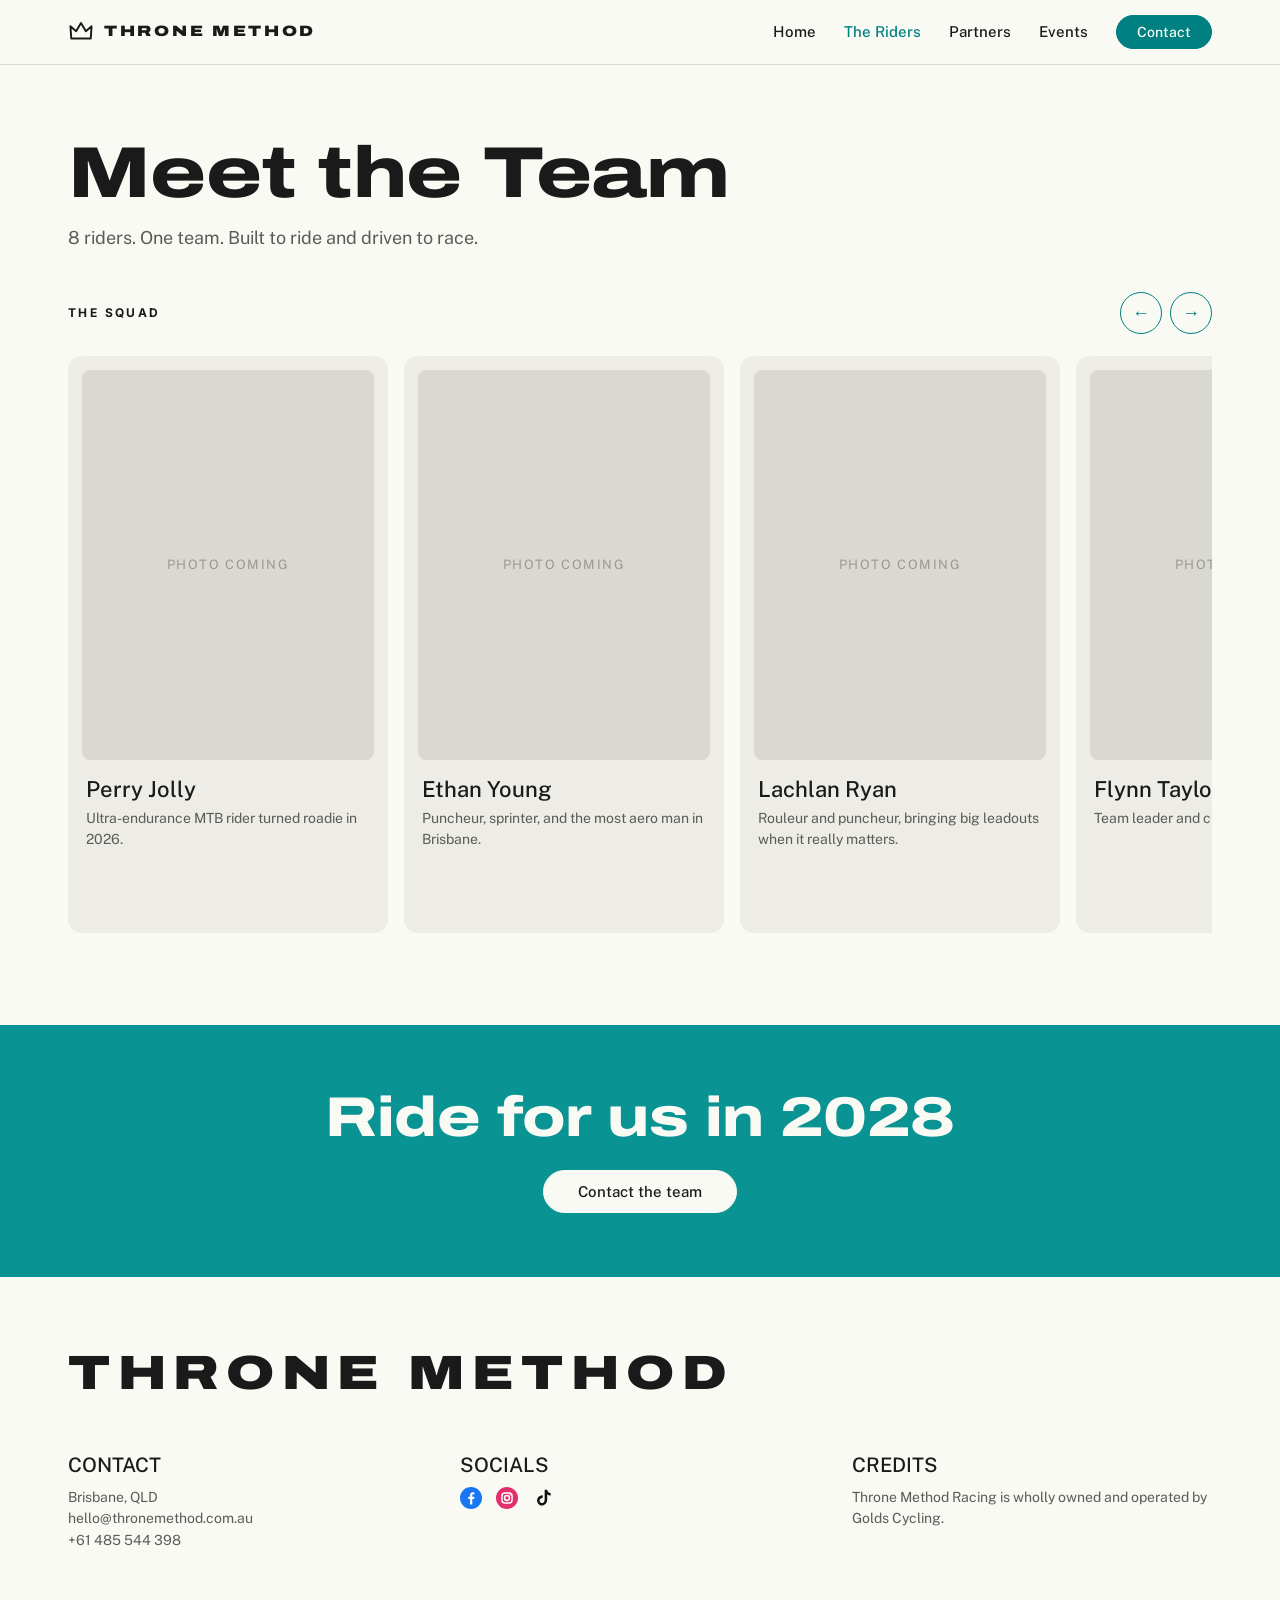
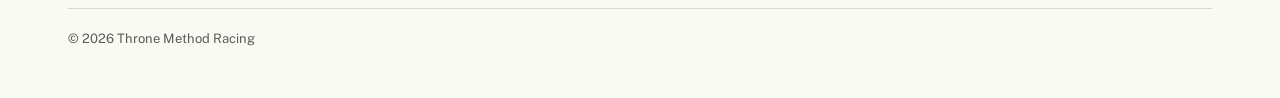
<file: riders.html>
<!DOCTYPE html><html lang="en"><head><meta charset="utf-8"><meta name="viewport" content="width=device-width, initial-scale=1">
<link rel="preconnect" href="https://fonts.googleapis.com"><link rel="preconnect" href="https://fonts.gstatic.com" crossorigin>
<link href="https://fonts.googleapis.com/css2?family=Archivo:wdth,wght@62..125,700..900&family=Inter:wght@700&family=Public+Sans:wght@400;500;700&display=swap" rel="stylesheet">
<link rel="stylesheet" href="css/style.css">
<title>The Riders | Throne Method Racing</title>
</head><body data-page="riders">
<main>
  <section class="wrap page-head">
    <h1 class="display">Meet the Team</h1>
    <p><span id="count">8</span> riders. One team. Built to ride and driven to race.</p>
  </section>
  <section class="wrap">
    <div class="squad-bar"><p class="eyebrow">The Squad</p>
      <div class="ctrl"><button id="prev" aria-label="Previous riders">←</button><button id="next" aria-label="Next riders">→</button></div></div>
    <div class="rider-track" id="track"></div>
  </section>
  <section class="band">
    <h2 class="display">Ride for us in <span data-year="riders_year">2028</span></h2>
    <a class="btn btn-white" href="index.html#contact">Contact the team</a>
  </section>
</main>
<script src="js/data.js"></script><script src="js/main.js"></script></body></html>
</file>
<file: css/style.css>
/* ===== Throne Method Racing ===== */
:root{
  --teal:#008080;
  --teal-bright:#0a9393;
  --teal-soft:#a7d3d0;
  --cream:#fafaf5;
  --sand:#edece6;
  --ink:#1a1a1a;
  --muted:#5b5b57;
  --line:#d8d7d0;
  --display:"Archivo", "Arial Black", sans-serif;
  --body:"Public Sans", system-ui, sans-serif;
  --label:"Inter", system-ui, sans-serif;
  --pad:clamp(20px,4vw,48px);
  --max:1240px;
}
*{box-sizing:border-box}
html{scroll-behavior:smooth}
body{margin:0;background:var(--cream);color:var(--ink);font-family:var(--body);font-size:16px;line-height:1.55;-webkit-font-smoothing:antialiased}
img{max-width:100%;display:block}
a{color:inherit}
.wrap{max-width:var(--max);margin:0 auto;padding:0 var(--pad)}
.display{font-family:var(--display);font-weight:800;font-stretch:125%;letter-spacing:-.01em;line-height:1.02;margin:0}
.eyebrow{font-family:var(--label);font-weight:700;font-size:13px;letter-spacing:.2em;text-transform:uppercase;margin:0}

/* ---- buttons ---- */
.btn{display:inline-flex;align-items:center;justify-content:center;padding:12px 34px;border-radius:999px;font:500 15px var(--body);text-decoration:none;border:1.5px solid var(--teal);transition:.2s;cursor:pointer}
.btn-solid{background:var(--teal);color:var(--cream)}
.btn-solid:hover{background:#006a6a;border-color:#006a6a}
.btn-ghost{background:var(--cream);color:var(--teal)}
.btn-ghost:hover{background:var(--teal);color:var(--cream)}
.btn-white{background:var(--cream);color:var(--ink);border-color:var(--cream)}
.btn-white:hover{background:var(--ink);color:var(--cream);border-color:var(--ink)}
.link{color:var(--teal);font-weight:500;text-decoration:none}
.link:hover{text-decoration:underline}

/* ---- header ---- */
.site-header{position:sticky;top:0;z-index:50;background:rgba(250,250,245,.92);backdrop-filter:blur(10px);border-bottom:1px solid var(--line)}
.site-header .wrap{display:flex;align-items:center;justify-content:space-between;height:64px}
.brand{font-family:var(--display);font-weight:900;font-stretch:125%;letter-spacing:.18em;font-size:15px;text-decoration:none;display:flex;align-items:center;gap:10px}
.brand svg{width:26px;height:26px}
.nav{display:flex;gap:28px;align-items:center}
.nav a{text-decoration:none;font-weight:500;font-size:15px}
.nav a:not(.btn):hover,.nav a.active{color:var(--teal)}
.nav .btn{padding:8px 20px;font-size:14px}
.menu-btn{display:none;background:none;border:0;padding:8px;cursor:pointer}
.menu-btn span{display:block;width:24px;height:2px;background:var(--ink);margin:5px 0;transition:.2s}
@media (max-width:760px){
  .menu-btn{display:block}
  .nav{position:fixed;inset:64px 0 auto 0;background:var(--cream);flex-direction:column;align-items:flex-start;gap:0;padding:8px var(--pad) 24px;border-bottom:1px solid var(--line);transform:translateY(-120%);transition:transform .25s;z-index:-1}
  .nav.open{transform:none}
  .nav a{padding:14px 0;width:100%;border-bottom:1px solid var(--line);font-size:18px}
  .nav .btn{margin-top:16px;width:auto;border-bottom:1.5px solid var(--teal);font-size:16px;padding:12px 28px}
}

/* ---- hero ---- */
.hero{position:relative;min-height:min(88vh,760px);display:flex;align-items:center;background:#cfc8bb center/cover no-repeat;color:var(--cream)}
.hero::before{content:"";position:absolute;inset:0;background:linear-gradient(90deg,rgba(0,0,0,.35),rgba(0,0,0,0) 65%)}
.hero .wrap{position:relative;width:100%}
.hero h1{font-size:clamp(44px,8vw,96px);color:var(--cream);
  text-shadow:-1.5px -1.5px 0 var(--teal),1.5px -1.5px 0 var(--teal),-1.5px 1.5px 0 var(--teal),1.5px 1.5px 0 var(--teal)}
.hero .tag{font-weight:700;font-size:clamp(18px,2vw,23px);margin:22px 0 34px}
.hero .actions{display:flex;gap:14px;flex-wrap:wrap}

/* ---- partner strip ---- */
.strip{padding:44px 0 36px;text-align:center;border-top:1px solid var(--ink)}
.strip .eyebrow{color:var(--muted);margin-bottom:26px}
.logos{display:flex;flex-wrap:wrap;justify-content:space-around;align-items:center;gap:24px 36px}
.logos img{height:58px;width:auto;max-width:140px;object-fit:contain;mix-blend-mode:multiply;filter:grayscale(.15)}

/* ---- follow ---- */
.follow{background:var(--sand);padding:72px 0}
.follow .top{display:flex;justify-content:space-between;align-items:end;gap:24px;flex-wrap:wrap;margin-bottom:28px}
.follow h2{font-size:clamp(30px,4vw,44px)}
.follow p{margin:8px 0 0;color:var(--muted);max-width:44ch}
.ig-grid{display:grid;grid-template-columns:repeat(4,1fr);gap:10px}
.ig-grid a{aspect-ratio:4/5;background:#ccc center/cover;position:relative;overflow:hidden;display:block}
.ig-grid a::after{content:"";position:absolute;inset:0;background:rgba(0,128,128,0);transition:.25s}
.ig-grid a:hover::after{background:rgba(0,128,128,.35)}
@media (max-width:760px){.ig-grid{grid-template-columns:repeat(2,1fr)}}

/* ---- split ---- */
.split{display:grid;grid-template-columns:1fr 1.15fr;min-height:620px;background:var(--sand);border-top:1px solid var(--line)}
.split .text{display:flex;flex-direction:column;justify-content:center;padding:64px var(--pad)}
.split h2{font-size:clamp(36px,4.6vw,58px);margin-bottom:24px}
.split p{max-width:48ch;margin:0}
.split .img{background:center/cover no-repeat}
@media (max-width:860px){.split{grid-template-columns:1fr}.split .img{min-height:420px}}

/* ---- events list ---- */
.events{padding:96px 0;background:var(--sand)}
.events h2{font-size:clamp(34px,4vw,48px);margin-bottom:40px}
.event-row{display:grid;grid-template-columns:1fr auto;gap:28px;align-items:center;padding:22px 0;border-top:1px solid var(--line);text-decoration:none}
.event-row:last-child{border-bottom:1px solid var(--line)}
.event-row .date{font-size:14px;font-weight:600;color:var(--muted)}
.event-row h3{font:500 clamp(19px,2vw,26px)/1.25 var(--body);margin:4px 0}
.event-row .venue{font-size:15px;color:var(--muted)}
.event-row:hover h3{color:var(--teal)}
@media (max-width:640px){.event-row{grid-template-columns:1fr}.event-row .link{margin-top:4px}}

/* ---- contact ---- */
.contact{background:var(--teal-bright);color:var(--cream);padding:64px 0}
.contact .inner{display:grid;grid-template-columns:1fr 1.25fr;gap:56px;align-items:start}
.contact h2{font-size:clamp(36px,4vw,52px);margin-bottom:14px}
.contact .intro{margin:0;max-width:36ch;opacity:.95}
.contact .direct{margin-top:22px;font-size:15px}
.contact .direct a{color:var(--cream);text-decoration:none;display:block}
.contact .direct a:hover{text-decoration:underline}
form{text-align:left;display:grid;grid-template-columns:1fr 1fr;gap:12px}
form .full{grid-column:1/-1}
label,.legend{display:block;font-size:13px;font-weight:500;margin-bottom:4px}
input[type=text],input[type=email],textarea{width:100%;background:rgba(255,255,255,.14);border:1px solid rgba(255,255,255,.45);color:var(--cream);padding:9px 12px;font:15px var(--body);border-radius:6px}
input::placeholder,textarea::placeholder{color:rgba(250,250,245,.7)}
input:focus,textarea:focus{outline:none;border-color:var(--cream);background:rgba(255,255,255,.22)}
textarea{min-height:84px;resize:vertical}
.radios{display:flex;gap:8px;flex-wrap:wrap}
.radios label{margin:0;cursor:pointer}
.radios input{position:absolute;opacity:0;pointer-events:none}
.radios span{display:inline-block;padding:7px 16px;border:1px solid rgba(255,255,255,.6);border-radius:999px;font-size:14px;transition:.15s}
.radios input:checked+span{background:var(--cream);color:var(--teal);border-color:var(--cream)}
.radios input:focus-visible+span{outline:2px solid var(--cream);outline-offset:2px}
form button{grid-column:1/-1;border:0;background:var(--ink);color:var(--cream);padding:12px;font:500 15px var(--body);cursor:pointer;border-radius:999px;transition:.2s;margin-top:4px}
form button:hover{background:#000}
.form-note{grid-column:1/-1;text-align:center;font-size:14px;margin:0;min-height:1.2em}
@media (max-width:860px){.contact .inner{grid-template-columns:1fr;gap:28px}}
@media (max-width:340px){form{grid-template-columns:1fr}}

/* ---- page heads ---- */
.page-head{padding-top:72px;padding-bottom:40px}
.page-head h1{font-size:clamp(40px,6vw,72px)}
.page-head p{font-size:18px;color:var(--muted);margin:14px 0 0}

/* ---- riders ---- */
.squad-bar{display:flex;justify-content:space-between;align-items:center;margin-bottom:22px}
.squad-bar .eyebrow{font-size:12px}
.squad-bar .ctrl{display:flex;gap:8px}
.squad-bar .ctrl button{width:42px;height:42px;border-radius:50%;border:1.5px solid var(--teal);background:var(--cream);color:var(--teal);font-size:18px;cursor:pointer}
.squad-bar .ctrl button:hover{background:var(--teal);color:var(--cream)}
.rider-track{display:grid;grid-auto-flow:column;grid-auto-columns:min(320px,78vw);gap:16px;overflow-x:auto;scroll-snap-type:x mandatory;padding-bottom:20px;scrollbar-width:thin}
.rider{scroll-snap-align:start;background:var(--sand);border-radius:14px;padding:14px 14px 22px}
.rider .ph{aspect-ratio:3/4;border-radius:8px;background:#d9d8d1 center/cover;display:flex;align-items:center;justify-content:center;color:#9a9992;font-size:13px;letter-spacing:.12em;text-transform:uppercase}
.rider h3{font:500 22px var(--body);margin:16px 4px 6px}
.rider p{font-size:14px;color:var(--muted);margin:0 4px}
.band{background:var(--teal-bright);color:var(--cream);text-align:center;padding:64px var(--pad);margin-top:72px}
.band h2{font-size:clamp(34px,5vw,56px);margin-bottom:24px}

/* ---- partners page ---- */
.title-grid{display:grid;grid-template-columns:1fr 1fr;gap:20px}
.title-card{background:var(--teal-soft);border:1px solid var(--teal);border-radius:20px;padding:36px}
.title-card .logo{background:#fff;height:180px;display:flex;align-items:center;justify-content:center;margin-bottom:26px;border-radius:4px}
.title-card .logo img{max-height:150px;max-width:70%;object-fit:contain}
.title-card .eyebrow{color:var(--teal);font-size:12px;margin-bottom:6px}
.title-card h3{font:700 24px var(--body);margin:0 0 14px}
.title-card p{font-size:15px;margin:0 0 12px}
@media (max-width:820px){.title-grid{grid-template-columns:1fr}}
.support{padding-top:88px}
.support .head{display:flex;justify-content:space-between;align-items:end;gap:20px;flex-wrap:wrap;padding-bottom:22px;border-bottom:1px solid var(--teal);margin-bottom:28px}
.support h2{font-size:clamp(34px,5vw,60px);text-transform:uppercase}
.support .head p{margin:0;color:var(--muted);font-size:14px}
.support-grid{display:grid;grid-template-columns:repeat(auto-fill,minmax(170px,1fr));gap:16px}
.support-grid div{aspect-ratio:1;border:1px solid var(--teal);border-radius:12px;overflow:hidden;background:#fff}
.support-grid img{width:100%;height:100%;object-fit:cover}

/* ---- event page ---- */
.ev-hero{background:var(--sand);padding:64px 0 0}
.ev-hero h1{font-size:clamp(34px,5vw,60px);max-width:18ch}
.ev-hero .meta{margin:16px 0 28px;color:var(--muted);font-size:17px}
.ev-hero img{width:100%;aspect-ratio:21/9;object-fit:cover;border-radius:10px;position:relative;top:40px}
.ev-body{padding-top:96px;padding-bottom:40px;display:grid;grid-template-columns:1fr 1fr;gap:48px}
.ev-body h2{font-size:26px;margin-bottom:12px}
.ev-body p{margin:0 0 6px}
.share{display:flex;gap:12px;margin-top:10px}
@media (max-width:760px){.ev-body{grid-template-columns:1fr}}

/* ---- footer ---- */
.site-footer{padding:72px 0 36px}
.footer-mark{font-family:var(--display);font-weight:900;font-stretch:125%;font-size:clamp(18px,4vw,48px);letter-spacing:.16em;line-height:1;margin:0 0 56px;white-space:nowrap;overflow:hidden}
.footer-cols{display:grid;grid-template-columns:repeat(3,1fr);gap:32px}
.footer-cols h4{font:500 20px var(--body);text-transform:uppercase;margin:0 0 10px}
.footer-cols p,.footer-cols a{font-size:14px;color:var(--muted);margin:0;text-decoration:none;display:block}
.footer-cols a:hover{color:var(--teal)}
.socials{display:flex;gap:14px}
.socials a{width:22px;height:22px}
.socials svg{width:22px;height:22px}
.copy{margin-top:56px;font-size:13px;color:var(--muted);border-top:1px solid var(--line);padding-top:20px}
@media (max-width:700px){.footer-cols{grid-template-columns:1fr}}

/* ---- event prev/next ---- */
.ev-nav{display:grid;grid-template-columns:1fr auto 1fr;gap:16px;align-items:center;padding-top:28px;padding-bottom:64px;border-top:1px solid var(--line)}
.ev-nav a{text-decoration:none}
.ev-nav span{display:block;font-size:13px;color:var(--teal);font-weight:600;margin-bottom:4px}
.ev-nav strong{font-weight:500;font-size:17px}
.ev-nav a:hover strong{color:var(--teal)}
.ev-nav .nx{text-align:right}
.ev-nav .all{border:1.5px solid var(--teal);color:var(--teal);border-radius:999px;padding:8px 20px;font-size:14px;font-weight:500}
.ev-nav .all:hover{background:var(--teal);color:var(--cream)}
@media (max-width:640px){.ev-nav{grid-template-columns:1fr 1fr}.ev-nav .all{grid-column:1/-1;grid-row:2;justify-self:center}}
.rider .tag{display:inline-block;margin:14px 4px -6px;background:var(--teal);color:var(--cream);font-size:11px;font-weight:700;letter-spacing:.12em;text-transform:uppercase;padding:4px 10px;border-radius:999px}
</file>
